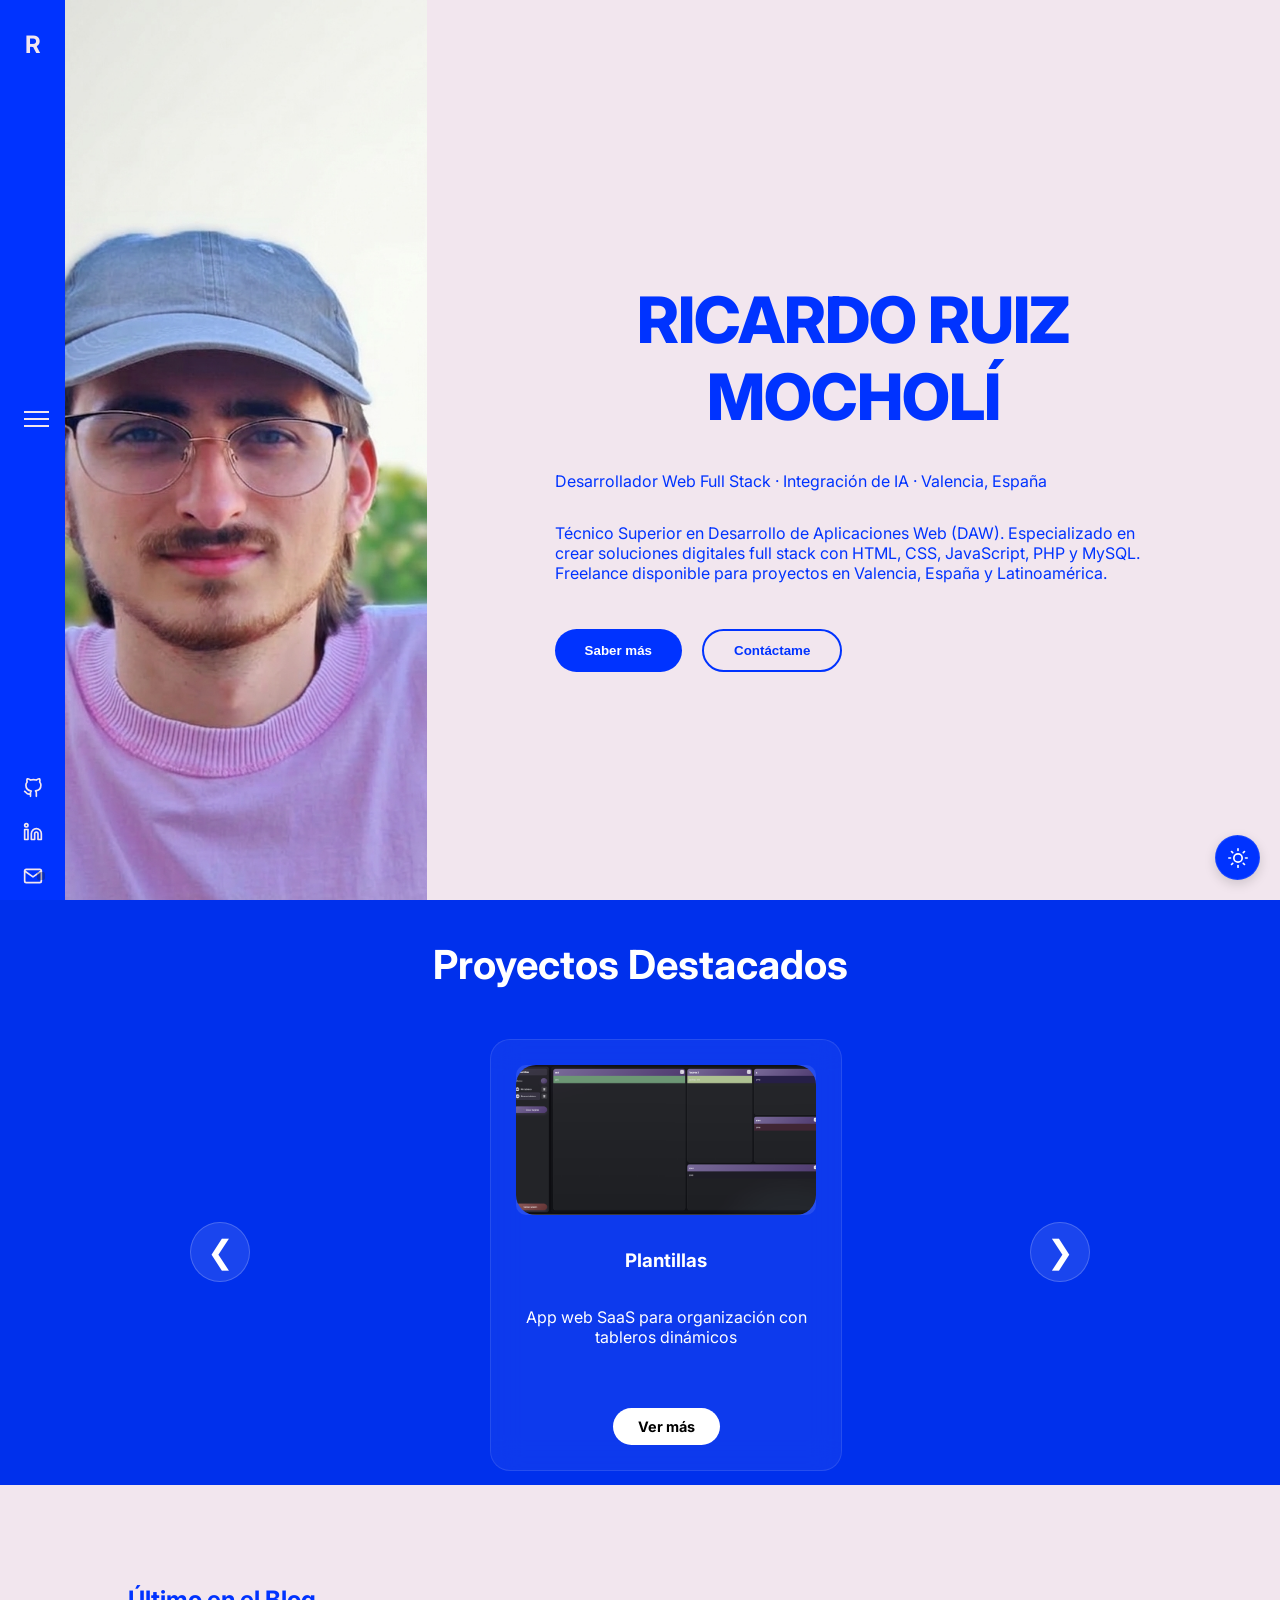
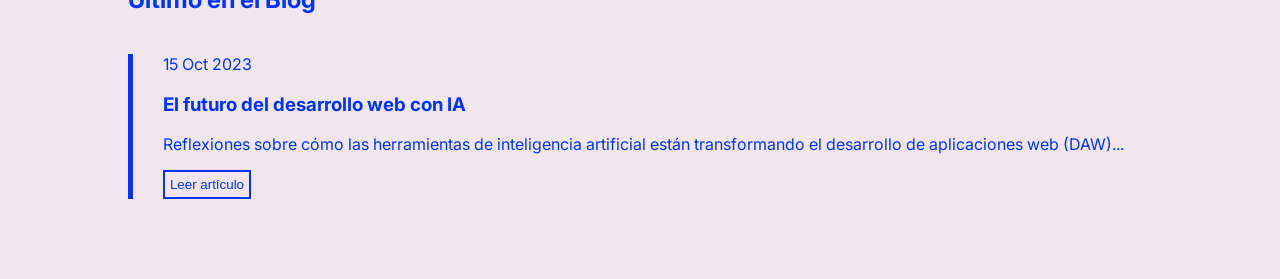
<file: index.html>
<!DOCTYPE html>
<html lang="es">
<head>
    <meta charset="UTF-8">
    <meta name="viewport" content="width=device-width, initial-scale=1.0">

    <!-- SEO Principal -->
    <title>Ricardo Ruiz Mocholí | Desarrollador Web Freelance · Valencia</title>
    <meta name="description" content="Técnico Superior DAW. Desarrollo web full stack e integración de IA con HTML, CSS, JavaScript, PHP y MySQL. Freelance disponible en Valencia, España. ¡Contáctame!">
    <meta name="robots" content="index, follow, max-snippet:-1, max-image-preview:large">
    <meta name="author" content="Ricardo Ruiz Mocholí">
    <link rel="canonical" href="https://ricardorm.es/">

    <!-- Open Graph -->
    <meta property="og:type" content="website">
    <meta property="og:url" content="https://ricardorm.es/">
    <meta property="og:title" content="Ricardo Ruiz Mocholí | Desarrollador Web Freelance · Valencia">
    <meta property="og:description" content="Técnico Superior DAW. Desarrollo web full stack e integración de IA con HTML, CSS, JavaScript, PHP y MySQL. Freelance en Valencia, España.">
    <meta property="og:image" content="https://ricardorm.es/img/og-preview.png">
    <meta property="og:image:width" content="1200">
    <meta property="og:image:height" content="630">
    <meta property="og:image:alt" content="Ricardo Ruiz Mocholí — Portfolio de Desarrollador Web">
    <meta property="og:locale" content="es_ES">
    <meta property="og:site_name" content="Ricardo Ruiz Mocholí — Portfolio">

    <!-- Twitter Card -->
    <meta name="twitter:card" content="summary_large_image">
    <meta name="twitter:title" content="Ricardo Ruiz Mocholí | Desarrollador Web Freelance · Valencia">
    <meta name="twitter:description" content="Técnico Superior DAW. Desarrollo web full stack e integración de IA. Freelance en Valencia, España.">
    <meta name="twitter:image" content="https://ricardorm.es/img/og-preview.png">

    <!-- Schema JSON-LD: Person + WebSite -->
    <script type="application/ld+json">
    {
      "@context": "https://schema.org",
      "@graph": [
        {
          "@type": "Person",
          "@id": "https://ricardorm.es/#persona",
          "name": "Ricardo Ruiz Mocholí",
          "alternateName": ["ricardorm", "Ricardo Ruiz", "Ricardo Mocholi"],
          "url": "https://ricardorm.es",
          "image": {
            "@type": "ImageObject",
            "url": "https://ricardorm.es/img/perfil2.png",
            "width": 400,
            "height": 400
          },
          "jobTitle": "Desarrollador Web Full Stack",
          "description": "Técnico Superior en Desarrollo de Aplicaciones Web especializado en frontend, backend e integración de inteligencia artificial. Freelance en Valencia, España.",
          "address": {
            "@type": "PostalAddress",
            "addressLocality": "Valencia",
            "addressRegion": "Comunidad Valenciana",
            "addressCountry": "ES"
          },
          "sameAs": [
            "https://github.com/ricardoruizmocholi",
            "https://www.linkedin.com/in/ricardo-ruiz-mocholí-0a4974194"
          ],
          "knowsAbout": [
            "Desarrollo Web", "HTML5", "CSS3", "JavaScript", "PHP",
            "MySQL", "MongoDB", "UI/UX Design", "Inteligencia Artificial", "Full Stack"
          ],
          "email": "ricardoruizm99@gmail.com"
        },
        {
          "@type": "WebSite",
          "@id": "https://ricardorm.es/#website",
          "url": "https://ricardorm.es",
          "name": "Ricardo Ruiz Mocholí — Portfolio",
          "description": "Portfolio personal de Ricardo Ruiz Mocholí, desarrollador web freelance en Valencia",
          "inLanguage": "es-ES",
          "author": { "@id": "https://ricardorm.es/#persona" }
        }
      ]
    }
    </script>

    <!-- Performance -->
    <link rel="preconnect" href="https://fonts.googleapis.com">
    <link rel="preconnect" href="https://fonts.gstatic.com" crossorigin>

    <!-- Estilos -->
    <link rel="stylesheet" href="css/style.css">
    <link rel="stylesheet" href="css/inicio.css">
    <link rel="stylesheet" href="css/blog.css">
    <link rel="stylesheet" href="css/portfolio.css">
    <link rel="stylesheet" href="css/sobre-mi.css">
    <link href="https://fonts.googleapis.com/css2?family=Inter:wght@300;400;700&display=swap" rel="stylesheet">
    <link rel="stylesheet" href="css/mobile.css">
</head>
<body>

    <nav id="sidebar" class="sidebar">
        <div class="sidebar-trigger">
            <div class="logo-small"><a href="#" onclick="cargarSeccion('inicio')">R</a></div>   
            <button id="menu-toggle" class="menu-btn">
                <div class="hamburger">
                    <span></span>
                    <span></span>
                    <span></span>
                </div>
                <span class="close-x">&times;</span>
            </button>

            <div class="sidebar-footer">
                <ul class="social-list">
                    <li>
                        <a href="https://github.com/ricardoruizmocholi" target="_blank" aria-label="GitHub">
                            <svg xmlns="http://www.w3.org/2000/svg" width="24" height="24" viewBox="0 0 24 24" fill="none" stroke="currentColor" stroke-width="2" stroke-linecap="round" stroke-linejoin="round"><path d="M9 19c-5 1.5-5-2.5-7-3m14 6v-3.87a3.37 3.37 0 0 0-.94-2.61c3.14-.35 6.44-1.54 6.44-7A5.44 5.44 0 0 0 20 4.77 5.07 5.07 0 0 0 19.91 1S18.73.65 16 2.48a13.38 13.38 0 0 0-7 0C6.27.65 5.09 1 5.09 1A5.07 5.07 0 0 0 5 4.77a5.44 5.44 0 0 0-1.5 3.78c0 5.42 3.3 6.61 6.44 7A3.37 3.37 0 0 0 9 18.13V22"></path></svg>
                        </a>
                    </li>

                    <li>
                        <a href="https://www.linkedin.com/in/ricardo-ruiz-mocholí-0a4974194" target="_blank" aria-label="LinkedIn">
                            <svg xmlns="http://www.w3.org/2000/svg" width="24" height="24" viewBox="0 0 24 24" fill="none" stroke="currentColor" stroke-width="2" stroke-linecap="round" stroke-linejoin="round"><path d="M16 8a6 6 0 0 1 6 6v7h-4v-7a2 2 0 0 0-2-2 2 2 0 0 0-2 2v7h-4v-7a6 6 0 0 1 6-6z"></path><rect x="2" y="9" width="4" height="12"></rect><circle cx="4" cy="4" r="2"></circle></svg>
                        </a>
                    </li>

                    <li>
                        <a href="mailto:ricardoruizm99@gmail.com?subject=Contacto desde Portfolio" target="_blank" aria-label="Email">
                            <svg xmlns="http://www.w3.org/2000/svg" width="24" height="24" viewBox="0 0 24 24" fill="none" stroke="currentColor" stroke-width="2" stroke-linecap="round" stroke-linejoin="round"><path d="M4 4h16c1.1 0 2 .9 2 2v12c0 1.1-.9 2-2 2H4c-1.1 0-2-.9-2-2V6c0-1.1.9-2 2-2z"></path><polyline points="22,6 12,13 2,6"></polyline></svg>
                        </a>
                    </li>
                </ul>
            </div>
        </div>

        <div class="sidebar-content">
            

            <ul class="nav-links">
                <li><a href="#" onclick="cargarSeccion('inicio')">Inicio</a></li>
                <li><a href="#" onclick="cargarSeccion('test')">Sobre mí</a></li>
                <li><a href="#" onclick="cargarSeccion('portafolio')">Portafolio</a></li>
                <li><a href="#" onclick="cargarSeccion('blog')">Blog</a></li>
                <li><button id="open-contact" class="btn-modal">Contáctame</button></li>
            </ul>

           
        </div>
    </nav>

    <main id="main-content">
        <!-- Contenido pre-renderizado para Googlebot (JS lo reemplaza en tiempo real) -->
        <section class="inicio1">
            <div class="imagen">
                <img src="img/perfil2.png" alt="Ricardo Ruiz Mocholí, desarrollador web freelance en Valencia" width="300" height="300">
            </div>
            <div class="sobremi">
                <h1 class="tech-title">Ricardo Ruiz Mocholí</h1>
                <p class="hero-tagline">Desarrollador Web Full Stack · Integración de IA · Valencia, España</p>
                <p>
                    Técnico Superior en Desarrollo de Aplicaciones Web (DAW). Especializado en crear soluciones
                    digitales full stack con HTML, CSS, JavaScript, PHP y MySQL. Freelance disponible para
                    proyectos en Valencia, España y Latinoamérica.
                </p>
                <div class="botones-grupo">
                    <button onclick="cargarSeccion('test')" class="btn-primario">Saber más</button>
                    <button id="open-contact-inicio" class="btn-secundario">Contáctame</button>
                </div>
            </div>
        </section>
    </main>

    <div id="contact-modal" class="modal">
        <div class="modal-content contact-tech">
            <span class="close-modal">&times;</span>
            
            <h2>Contacto</h2>
            
            <form id="contact-form" class="tech-form">
                <div class="form-row">
                    <div class="form-group">
                        <label>Nombre</label>
                        <input type="text" name="nombre" placeholder="Nombre" required>
                    </div>
                    <div class="form-group">
                        <label>Apellido*</label>
                        <input type="text" name="apellido" placeholder="Apellidos" required>
                    </div>
                    <div class="form-group">
                        <label>Propuesta*</label>
                        <select name="sujet" required>
                            <option value="">---</option>
                            <option value="proyecto">Proyecto Nuevo</option>
                            <option value="oferta">Oferta de Trabajo</option>
                            <option value="otro">Otro</option>
                        </select>
                    </div>
                </div>

                <div class="form-row">
                    <div class="form-group">
                        <label>E-mail*</label>
                        <input type="email" name="email" placeholder="Email" required>
                    </div>
                    <div class="form-group">
                        <label>Mensaje*</label>
                        <textarea name="mensaje" rows="5" required></textarea>
                    </div>
                    <div class="form-group-telefono">
                        <label>Telefono</label>
                        <input type="tel" name="telefono" placeholder="Ej: +34 600 000 000" pattern="\+?[\d\s]{9,15}">
                    </div>
                </div>

                <div class="form-row">
                    <div class="form-footer">
                        <p>* campos obligatorios</p>
                        <button type="submit" class="btn-enviar">Enviar</button>
                    </div>
                </div>
            </form>
        </div>
    </div>

    <script src="js/main.js"></script>
</body>
</html>
</file>
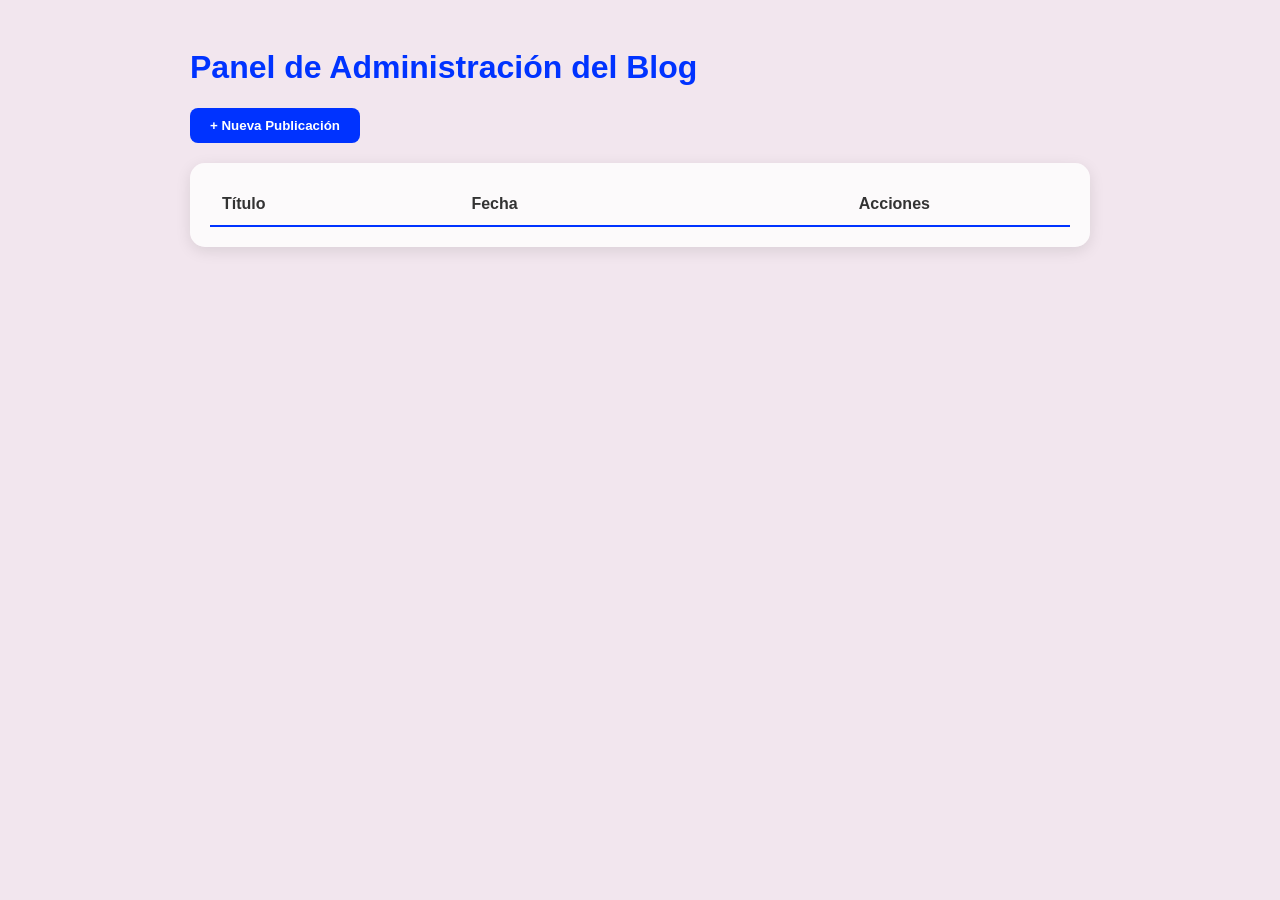
<file: secciones/blog/crud.html>
<!DOCTYPE html>
<html lang="es">
<head>
    <meta charset="UTF-8">
    <meta name="viewport" content="width=device-width, initial-scale=1.0">
    <title>Administración del Blog</title>
    <style>
        :root {
            --azul-gradiente: #0033FF;
            --texto-dinamico: #333;
            --bg-dinamico: #F2E6EE;
        }
        body {
            font-family: 'Inter', sans-serif;
            background-color: var(--bg-dinamico);
            color: var(--texto-dinamico);
            padding: 20px;
        }
        .btn-primario {
            background: var(--azul-gradiente);
            color: white;
            border: none;
            border-radius: 8px;
            cursor: pointer;
            font-weight: bold;
        }
        .btn-secundario {
            background: #ccc;
            color: #333;
            border: none;
            border-radius: 8px;
            cursor: pointer;
        }
        .card-glass {
            background: rgba(255, 255, 255, 0.8);
            border-radius: 15px;
            box-shadow: 0 4px 15px rgba(0,0,0,0.1);
        }
    </style>
</head>
<body>
    
    <div class="blog-container" style="max-width: 900px; margin: 0 auto;">
        <h1 style="color: var(--azul-gradiente);">Panel de Administración del Blog</h1>
        
        <div style="margin-bottom: 20px;">
            <button class="btn-primario" onclick="abrirModalCrear()" style="padding: 10px 20px;">+ Nueva Publicación</button>
        </div>
    
        <div class="card-glass" style="padding: 20px; overflow-x: auto;">
            <table style="width: 100%; border-collapse: collapse; text-align: left;">
                <thead>
                    <tr style="border-bottom: 2px solid var(--azul-gradiente);">
                        <th style="padding: 12px;">Título</th>
                        <th style="padding: 12px;">Fecha</th>
                        <th style="padding: 12px; text-align: center;">Acciones</th>
                    </tr>
                </thead>
                <tbody id="tabla-posts">
                    </tbody>
            </table>
        </div>
    </div>

    <div id="modal-crud" style="display: none; position: fixed; top:0; left:0; width:100%; height:100%; background: rgba(0,0,0,0.8); z-index: 2000; justify-content: center; align-items: center;">
        <div style="background: white; padding: 30px; border-radius: 15px; width: 90%; max-width: 600px; max-height: 90vh; overflow-y: auto;">
            <h2 id="modal-titulo" style="color: var(--azul-gradiente); margin-top: 0;">Nueva Publicación</h2>
            
            <form id="form-blog">
                <input type="hidden" id="post-id">
                
                <label style="display:block; margin-bottom: 5px; font-weight: bold;">Título</label>
                <input type="text" id="titulo" required style="width:95%; padding:10px; margin-bottom:15px; border-radius:8px; border:1px solid #ccc;">
        
                <label style="display:block; margin-bottom: 5px; font-weight: bold;">Extracto (Resumen corto)</label>
                <input type="text" id="extracto" required style="width:95%; padding:10px; margin-bottom:15px; border-radius:8px; border:1px solid #ccc;">
        
                <label style="display:block; margin-bottom: 5px; font-weight: bold;">Contenido de la noticia</label>
                <textarea id="contenido" rows="6" required style="width:95%; padding:10px; margin-bottom:15px; border-radius:8px; border:1px solid #ccc; font-family: inherit;"></textarea>
        
                <label style="display:block; margin-bottom: 5px; font-weight: bold;">Video (MP4 en carpeta /videos)</label>
                <input type="file" id="video_file" accept="video/mp4" style="width:100%; margin-bottom:20px;">
                
                <div style="display: flex; gap: 10px; justify-content: flex-end;">
                    <button type="button" onclick="cerrarModal()" class="btn-secundario" style="padding: 10px 20px;">Cancelar</button>
                    <button type="submit" class="btn-primario" style="padding: 10px 20px;">Guardar Publicación</button>
                </div>
            </form>
        </div>
    </div>

    <script>
        // 1. Cargar las publicaciones nada más abrir la página
        document.addEventListener('DOMContentLoaded', cargarPostsCRUD);

        async function cargarPostsCRUD() {
            try {
                // Como crud.php está en la misma carpeta, la ruta es directa
                const res = await fetch('crud.php?accion=listar');
                const posts = await res.json();
                
                const tabla = document.getElementById('tabla-posts');
                tabla.innerHTML = posts.map(p => `
                    <tr style="border-bottom: 1px solid #eee;">
                        <td style="padding: 12px; font-weight: bold;">${p.titulo}</td>
                        <td style="padding: 12px;">${p.fecha}</td>
                        <td style="padding: 12px; text-align: center;">
                            <button onclick="editarPost(${p.id})" style="background:none; border:none; cursor:pointer; font-size:1.2rem;" title="Editar">📝</button>
                            <button onclick="borrarPost(${p.id})" style="background:none; border:none; cursor:pointer; font-size:1.2rem;" title="Borrar">🗑️</button>
                        </td>
                    </tr>
                `).join('');
            } catch (error) {
                console.error("Error al cargar la tabla:", error);
            }
        }

        // 2. Funciones del Modal
        function abrirModalCrear() {
            document.getElementById('form-blog').reset();
            document.getElementById('post-id').value = '';
            document.getElementById('modal-titulo').innerText = 'Nueva Publicación';
            document.getElementById('modal-crud').style.display = 'flex';
        }

        function cerrarModal() {
            document.getElementById('modal-crud').style.display = 'none';
        }

        // 3. Editar Post
        async function editarPost(id) {
            try {
                const res = await fetch(`crud.php?accion=obtener&id=${id}`);
                const p = await res.json();
                
                document.getElementById('post-id').value = p.id;
                document.getElementById('titulo').value = p.titulo;
                document.getElementById('extracto').value = p.extracto;
                document.getElementById('contenido').value = p.contenido;
                // Nota: Los inputs de tipo "file" no se pueden rellenar por seguridad del navegador
                
                document.getElementById('modal-titulo').innerText = 'Editar Publicación';
                document.getElementById('modal-crud').style.display = 'flex';
            } catch (error) {
                console.error("Error al obtener datos:", error);
            }
        }

        // 4. Borrar Post
        async function borrarPost(id) {
            if(confirm('¿Deseas eliminar permanentemente esta publicación?')) {
                await fetch(`crud.php?accion=borrar&id=${id}`);
                cargarPostsCRUD(); // Recargar la tabla
            }
        }

        // 5. Enviar el Formulario (Crear / Actualizar)
        document.getElementById('form-blog').addEventListener('submit', async (e) => {
            e.preventDefault(); // Evita que la página se recargue
            
            const formData = new FormData();
            formData.append('id', document.getElementById('post-id').value);
            formData.append('titulo', document.getElementById('titulo').value);
            formData.append('extracto', document.getElementById('extracto').value);
            formData.append('contenido', document.getElementById('contenido').value);
            
            const videoFile = document.getElementById('video_file').files[0];
            if (videoFile) {
                formData.append('video_file', videoFile);
            }

            try {
                await fetch('crud.php?accion=guardar', {
                    method: 'POST',
                    body: formData
                });
                
                cerrarModal();
                cargarPostsCRUD(); // Recargar la tabla para ver los cambios
            } catch (error) {
                console.error("Error al guardar:", error);
                alert("Hubo un error al guardar la publicación.");
            }
        });
    </script>
</body>
</html>
</file>
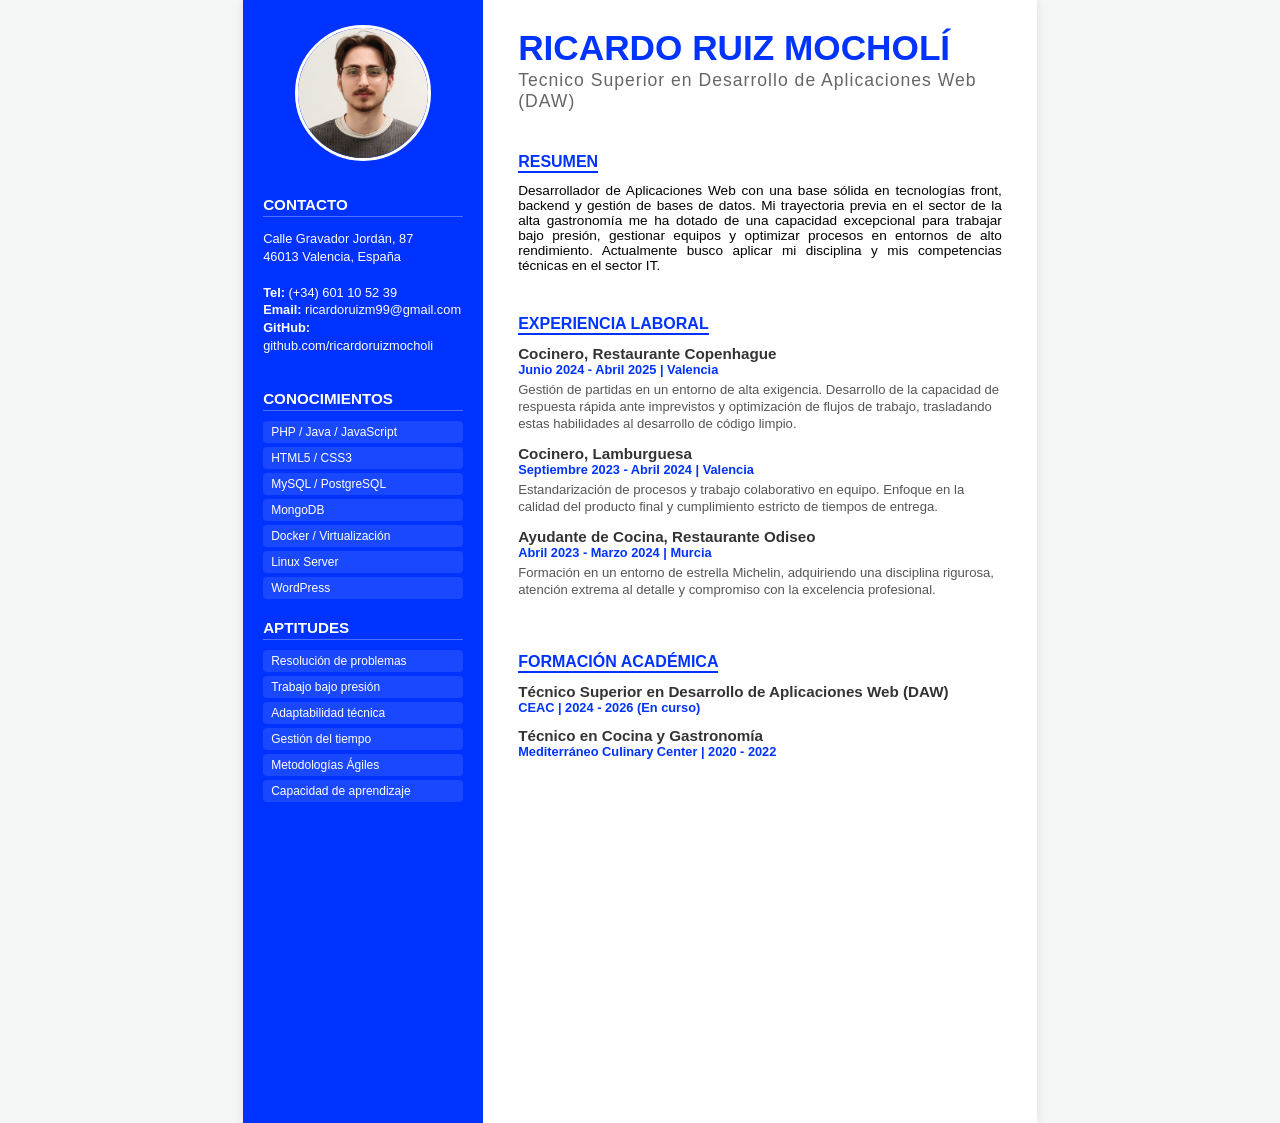
<file: secciones/sobre_mi/cv.html>
<!DOCTYPE html>
<html lang="es">
<head>
    <meta charset="UTF-8">
    <meta name="viewport" content="width=device-width, initial-scale=1.0">
    <title>CV - Ricardo Ruiz Mocholí</title>
    <style>
        :root {
            --azul-principal: #0033FF;
            --blanco: #FFFFFF;
            --gris-claro: #f4f7f6;
            --texto-oscuro: #333;
        }

        /* Configuración para simular A4 en pantalla */
        body {
            font-family: 'Segoe UI', Tahoma, Geneva, Verdana, sans-serif;
            background-color: var(--gris-claro);
            margin: 0;
            padding: 0;
            display: flex;
            justify-content: center;
            align-items: flex-start;
        }

        main {
            width: 210mm;
            height: 297mm;
            background: var(--blanco);
            display: grid;
            grid-template-columns: 240px 1fr; /* Columna lateral ligeramente más estrecha */
            box-shadow: 0 0 10px rgba(0,0,0,0.1);
            overflow: hidden; /* Evita que el contenido salga del A4 */
            box-sizing: border-box;
        }

        /* Sección Lateral */
        .lateral {
            background-color: var(--azul-principal);
            color: var(--blanco);
            padding: 25px 20px;
            display: flex;
            flex-direction: column;
        }

        .imagen {
            width: 130px;
            height: 130px;
            background: #ddd;
            border-radius: 50%;
            margin: 0 auto 15px;
            overflow: hidden;
            border: 3px solid var(--blanco);
            flex-shrink: 0;
        }

        .imagen img {
            width: 100%;
            height: 100%;
            object-fit: cover;
        }

        .lateral h3, .lateral h4 {
            border-bottom: 1px solid rgba(255,255,255,0.3);
            padding-bottom: 3px;
            text-transform: uppercase;
            font-size: 0.95rem;
            margin-top: 20px;
            margin-bottom: 10px;
        }

        .info_contacto p {
            font-size: 0.8rem;
            line-height: 1.4;
            margin-bottom: 15px;
        }

        .habilidades ul {
            list-style: none;
            padding: 0;
            margin: 0;
        }

        .habilidades li {
            background: rgba(255,255,255,0.1);
            margin-bottom: 4px;
            padding: 4px 8px;
            border-radius: 4px;
            font-size: 0.75rem;
        }

        /* Sección Principal */
        .principal {
            padding: 30px 35px;
            display: flex;
            flex-direction: column;
        }

        .principal h1 {
            color: var(--azul-principal);
            margin: 0;
            font-size: 2.2rem;
            text-transform: uppercase;
            line-height: 1;
        }

        .principal h4.puesto {
            color: #666;
            margin: 5px 0 0 0;
            font-weight: 400;
            letter-spacing: 1px;
            font-size: 1.1rem;
        }

        article {
            margin-top: 20px;
        }

        article h4.titulo-seccion {
            color: var(--azul-principal);
            border-bottom: 2px solid var(--azul-principal);
            display: inline-block;
            margin-bottom: 10px;
            font-size: 1rem;
            text-transform: uppercase;
        }

        .resumen p {
            font-size: 0.85rem;
            margin: 0;
            text-align: justify;
        }

        .empresa, .formacion {
            margin-bottom: 12px;
        }

        .empresa h4, .formacion h4 {
            margin: 0;
            color: #333;
            font-size: 0.95rem;
            font-weight: 700;
        }

        .empresa h5, .formacion h5 {
            margin: 0;
            color: var(--azul-principal);
            font-weight: 600;
            font-size: 0.8rem;
        }

        .empresa p {
            font-size: 0.82rem;
            color: #555;
            margin-top: 4px;
            line-height: 1.3;
        }

        /* Ajustes de Impresión */
        @media print {
            body { background: none; }
            main { box-shadow: none; }
            .lateral { -webkit-print-color-adjust: exact; }
        }
    </style>
</head>
<body>
    <main>
        <section class="lateral">
            <div class="imagen">
                <img src="/img/cv.jpg" alt="Ricardo Ruiz">
            </div>
            <div class="info_contacto">
                <h3>Contacto</h3>
                <p>
                    Calle Gravador Jordán, 87<br>
                    46013 Valencia, España<br><br>
                    <strong>Tel:</strong> (+34) 601 10 52 39<br>
                    <strong>Email:</strong> ricardoruizm99@gmail.com<br>
                    <strong>GitHub:</strong> github.com/ricardoruizmocholi
                </p>
            </div>
            <div class="habilidades">
                <h4>Conocimientos</h4>
                <ul>
                    <li>PHP / Java / JavaScript</li>
                    <li>HTML5 / CSS3</li>
                    <li>MySQL / PostgreSQL</li>
                    <li>MongoDB</li>
                    <li>Docker / Virtualización</li>
                    <li>Linux Server</li>
                    <li>WordPress</li>
                </ul>
                <h4>Aptitudes</h4>
                <ul>
                    <li>Resolución de problemas</li>
                    <li>Trabajo bajo presión</li>
                    <li>Adaptabilidad técnica</li>
                    <li>Gestión del tiempo</li>
                    <li>Metodologías Ágiles</li>
                    <li>Capacidad de aprendizaje</li>
                </ul>
            </div>
        </section>

        <section class="principal">
            <h1>Ricardo Ruiz Mocholí</h1>
            <h4 class="puesto">Tecnico Superior en Desarrollo de Aplicaciones Web (DAW)</h4>

            <article class="resumen">
                <h4 class="titulo-seccion">Resumen</h4>
                <p>
                    Desarrollador de Aplicaciones Web con una base sólida en tecnologías front, backend y gestión de bases de datos. 
                    Mi trayectoria previa en el sector de la alta gastronomía me ha dotado de una capacidad excepcional para trabajar bajo presión, 
                    gestionar equipos y optimizar procesos en entornos de alto rendimiento. Actualmente busco aplicar mi disciplina y mis 
                    competencias técnicas en el sector IT.
                </p>
            </article>

            <article class="laboral">
                <h4 class="titulo-seccion">Experiencia laboral</h4>
                
                <div class="empresa">
                    <h4>Cocinero, Restaurante Copenhague</h4>
                    <h5>Junio 2024 - Abril 2025 | Valencia</h5>
                    <p>
                        Gestión de partidas en un entorno de alta exigencia. Desarrollo de la capacidad de respuesta rápida ante imprevistos y optimización de flujos de trabajo, trasladando estas habilidades al desarrollo de código limpio.
                    </p>
                </div>

                <div class="empresa">
                    <h4>Cocinero, Lamburguesa</h4>
                    <h5>Septiembre 2023 - Abril 2024 | Valencia</h5>
                    <p>
                        Estandarización de procesos y trabajo colaborativo en equipo. Enfoque en la calidad del producto final y cumplimiento estricto de tiempos de entrega.
                    </p>
                </div>

                <div class="empresa">
                    <h4>Ayudante de Cocina, Restaurante Odiseo</h4>
                    <h5>Abril 2023 - Marzo 2024 | Murcia</h5>
                    <p>
                        Formación en un entorno de estrella Michelin, adquiriendo una disciplina rigurosa, atención extrema al detalle y compromiso con la excelencia profesional.
                    </p>
                </div>
            </article>

            <article class="estudios">
                <h4 class="titulo-seccion">Formación Académica</h4>
                <div class="formacion">
                    <h4>Técnico Superior en Desarrollo de Aplicaciones Web (DAW)</h4>
                    <h5>CEAC | 2024 - 2026 (En curso)</h5>
                </div>
                <div class="formacion">
                    <h4>Técnico en Cocina y Gastronomía</h4>
                    <h5>Mediterráneo Culinary Center | 2020 - 2022</h5>
                </div>
            </article>
        </section>
    </main>
</body>
</html>
</file>
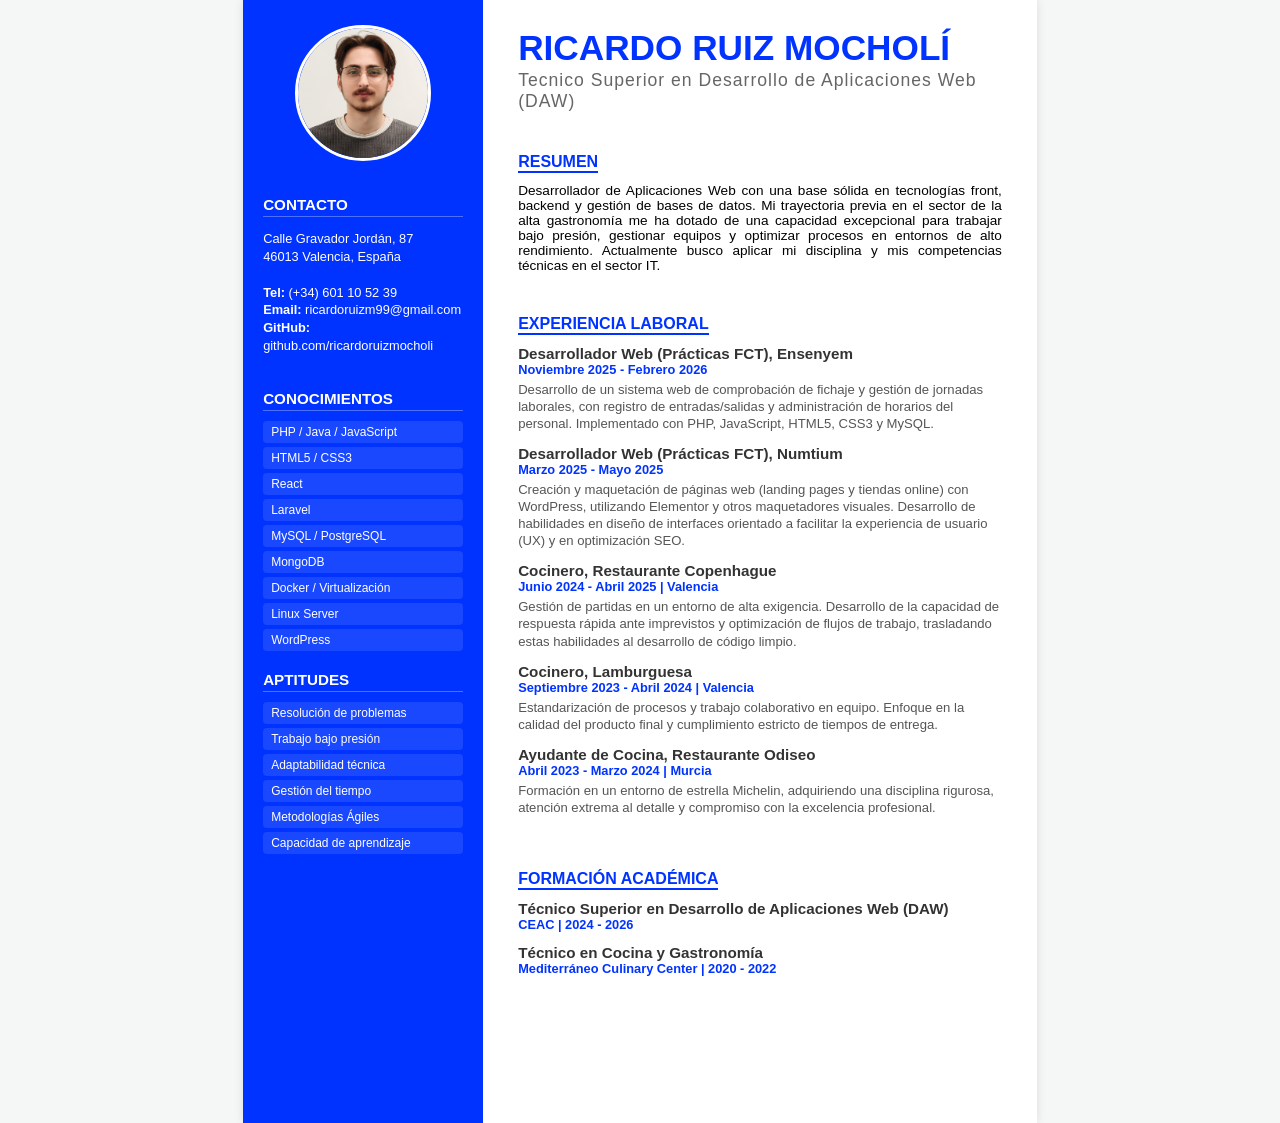
<file: secciones/test/cv.html>
<!DOCTYPE html>
<html lang="es">
<head>
    <meta charset="UTF-8">
    <meta name="viewport" content="width=device-width, initial-scale=1.0">
    <title>CV - Ricardo Ruiz Mocholí</title>
    <style>
        :root {
            --azul-principal: #0033FF;
            --blanco: #FFFFFF;
            --gris-claro: #f4f7f6;
            --texto-oscuro: #333;
        }

        /* Configuración para simular A4 en pantalla */
        body {
            font-family: 'Segoe UI', Tahoma, Geneva, Verdana, sans-serif;
            background-color: var(--gris-claro);
            margin: 0;
            padding: 0;
            display: flex;
            justify-content: center;
            align-items: flex-start;
        }

        main {
            width: 210mm;
            height: 297mm;
            background: var(--blanco);
            display: grid;
            grid-template-columns: 240px 1fr; /* Columna lateral ligeramente más estrecha */
            box-shadow: 0 0 10px rgba(0,0,0,0.1);
            overflow: hidden; /* Evita que el contenido salga del A4 */
            box-sizing: border-box;
        }

        /* Sección Lateral */
        .lateral {
            background-color: var(--azul-principal);
            color: var(--blanco);
            padding: 25px 20px;
            display: flex;
            flex-direction: column;
        }

        .imagen {
            width: 130px;
            height: 130px;
            background: #ddd;
            border-radius: 50%;
            margin: 0 auto 15px;
            overflow: hidden;
            border: 3px solid var(--blanco);
            flex-shrink: 0;
        }

        .imagen img {
            width: 100%;
            height: 100%;
            object-fit: cover;
        }

        .lateral h3, .lateral h4 {
            border-bottom: 1px solid rgba(255,255,255,0.3);
            padding-bottom: 3px;
            text-transform: uppercase;
            font-size: 0.95rem;
            margin-top: 20px;
            margin-bottom: 10px;
        }

        .info_contacto p {
            font-size: 0.8rem;
            line-height: 1.4;
            margin-bottom: 15px;
        }

        .habilidades ul {
            list-style: none;
            padding: 0;
            margin: 0;
        }

        .habilidades li {
            background: rgba(255,255,255,0.1);
            margin-bottom: 4px;
            padding: 4px 8px;
            border-radius: 4px;
            font-size: 0.75rem;
        }

        /* Sección Principal */
        .principal {
            padding: 30px 35px;
            display: flex;
            flex-direction: column;
        }

        .principal h1 {
            color: var(--azul-principal);
            margin: 0;
            font-size: 2.2rem;
            text-transform: uppercase;
            line-height: 1;
        }

        .principal h4.puesto {
            color: #666;
            margin: 5px 0 0 0;
            font-weight: 400;
            letter-spacing: 1px;
            font-size: 1.1rem;
        }

        article {
            margin-top: 20px;
        }

        article h4.titulo-seccion {
            color: var(--azul-principal);
            border-bottom: 2px solid var(--azul-principal);
            display: inline-block;
            margin-bottom: 10px;
            font-size: 1rem;
            text-transform: uppercase;
        }

        .resumen p {
            font-size: 0.85rem;
            margin: 0;
            text-align: justify;
        }

        .empresa, .formacion {
            margin-bottom: 12px;
        }

        .empresa h4, .formacion h4 {
            margin: 0;
            color: #333;
            font-size: 0.95rem;
            font-weight: 700;
        }

        .empresa h5, .formacion h5 {
            margin: 0;
            color: var(--azul-principal);
            font-weight: 600;
            font-size: 0.8rem;
        }

        .empresa p {
            font-size: 0.82rem;
            color: #555;
            margin-top: 4px;
            line-height: 1.3;
        }

        /* Ajustes de Impresión */
        @media print {
            body { background: none; }
            main { box-shadow: none; }
            .lateral { -webkit-print-color-adjust: exact; }
        }
    </style>
</head>
<body>
    <main>
        <section class="lateral">
            <div class="imagen">
                <img src="/img/cv.jpg" alt="Ricardo Ruiz">
            </div>
            <div class="info_contacto">
                <h3>Contacto</h3>
                <p>
                    Calle Gravador Jordán, 87<br>
                    46013 Valencia, España<br><br>
                    <strong>Tel:</strong> (+34) 601 10 52 39<br>
                    <strong>Email:</strong> ricardoruizm99@gmail.com<br>
                    <strong>GitHub:</strong> github.com/ricardoruizmocholi
                </p>
            </div>
            <div class="habilidades">
                <h4>Conocimientos</h4>
                <ul>
                    <li>PHP / Java / JavaScript</li>
                    <li>HTML5 / CSS3</li>
                    <li>React</li>
                    <li>Laravel</li>
                    <li>MySQL / PostgreSQL</li>
                    <li>MongoDB</li>
                    <li>Docker / Virtualización</li>
                    <li>Linux Server</li>
                    <li>WordPress</li>
                </ul>
                <h4>Aptitudes</h4>
                <ul>
                    <li>Resolución de problemas</li>
                    <li>Trabajo bajo presión</li>
                    <li>Adaptabilidad técnica</li>
                    <li>Gestión del tiempo</li>
                    <li>Metodologías Ágiles</li>
                    <li>Capacidad de aprendizaje</li>
                </ul>
            </div>
        </section>

        <section class="principal">
            <h1>Ricardo Ruiz Mocholí</h1>
            <h4 class="puesto">Tecnico Superior en Desarrollo de Aplicaciones Web (DAW)</h4>

            <article class="resumen">
                <h4 class="titulo-seccion">Resumen</h4>
                <p>
                    Desarrollador de Aplicaciones Web con una base sólida en tecnologías front, backend y gestión de bases de datos. 
                    Mi trayectoria previa en el sector de la alta gastronomía me ha dotado de una capacidad excepcional para trabajar bajo presión, 
                    gestionar equipos y optimizar procesos en entornos de alto rendimiento. Actualmente busco aplicar mi disciplina y mis 
                    competencias técnicas en el sector IT.
                </p>
            </article>

            <article class="laboral">
                <h4 class="titulo-seccion">Experiencia laboral</h4>

                <div class="empresa">
                    <h4>Desarrollador Web (Prácticas FCT), Ensenyem</h4>
                    <h5>Noviembre 2025 - Febrero 2026</h5>
                    <p>
                        Desarrollo de un sistema web de comprobación de fichaje y gestión de jornadas laborales, con registro de entradas/salidas y administración de horarios del personal. Implementado con PHP, JavaScript, HTML5, CSS3 y MySQL.
                    </p>
                </div>
                

                <div class="empresa">
                    <h4>Desarrollador Web (Prácticas FCT), Numtium</h4>
                    <h5>Marzo 2025 - Mayo 2025</h5>
                    <p>
                        Creación y maquetación de páginas web (landing pages y tiendas online) con WordPress, utilizando Elementor y otros maquetadores visuales. Desarrollo de habilidades en diseño de interfaces orientado a facilitar la experiencia de usuario (UX) y en optimización SEO.
                    </p>
                </div>

                <div class="empresa">
                    <h4>Cocinero, Restaurante Copenhague</h4>
                    <h5>Junio 2024 - Abril 2025 | Valencia</h5>
                    <p>
                        Gestión de partidas en un entorno de alta exigencia. Desarrollo de la capacidad de respuesta rápida ante imprevistos y optimización de flujos de trabajo, trasladando estas habilidades al desarrollo de código limpio.
                    </p>
                </div>

                <div class="empresa">
                    <h4>Cocinero, Lamburguesa</h4>
                    <h5>Septiembre 2023 - Abril 2024 | Valencia</h5>
                    <p>
                        Estandarización de procesos y trabajo colaborativo en equipo. Enfoque en la calidad del producto final y cumplimiento estricto de tiempos de entrega.
                    </p>
                </div>

                <div class="empresa">
                    <h4>Ayudante de Cocina, Restaurante Odiseo</h4>
                    <h5>Abril 2023 - Marzo 2024 | Murcia</h5>
                    <p>
                        Formación en un entorno de estrella Michelin, adquiriendo una disciplina rigurosa, atención extrema al detalle y compromiso con la excelencia profesional.
                    </p>
                </div>
            </article>

            <article class="estudios">
                <h4 class="titulo-seccion">Formación Académica</h4>
                <div class="formacion">
                    <h4>Técnico Superior en Desarrollo de Aplicaciones Web (DAW)</h4>
                    <h5>CEAC | 2024 - 2026 </h5>
                </div>
                <div class="formacion">
                    <h4>Técnico en Cocina y Gastronomía</h4>
                    <h5>Mediterráneo Culinary Center | 2020 - 2022</h5>
                </div>
            </article>
        </section>
    </main>
</body>
</html>
</file>
<file: css/style.css>
:root {
    /* COLORES QUE NO CAMBIAN (Identidad) */
    --azul-gradiente: #0033FF;
    --azul-oscuro: #0600AB;
    --blaco-gradiente: #F2E6EE; /* Tu rosa/blanco de fondo actual */
    
    /* COLORES QUE SÍ CAMBIAN */
    --bg-dinamico: #F2E6EE;      /* Fondo de las secciones */
    --texto-dinamico: #0033FF;  /* Texto que ahora es azul oscuro/negro */
    --sidebar-bg: #0033FF;      /* Fondo del sidebar */
    --texto-sidebar: #F2E6EE;
    --fondo-modulo: #0033FF;
    --fondo-invertido: #1f1e1e;
    --fondo-invertido2: #1f1e1e;
    --fondo-barra: #0033FF;


    /* Estructura constante */
    --sidebar-width: 65px;
    --expanded-width: 33.33vw;
    --transition: all 0.5s cubic-bezier(0.77, 0, 0.175, 1);
}

body.dark-mode {
    --bg-dinamico: #1f1e1e;      /* El fondo rosa/blanco pasa a ser negro */
    --texto-dinamico: #FFFFFF;   /* El texto oscuro pasa a ser blanco */
    --sidebar-bg: #121212;       /* Sidebar oscuro */
    --texto-sidebar: #121212;
    --fondo-modulo:rgba(255,255,255,0.1);
    --fondo-invertido: #F2E6EE;
    --fondo-barra: rgb(37, 37, 37);
    --fondo-invertido2: #0033FF;
}

body {
    margin: 0;
    font-family: 'Inter', sans-serif;
    background-color: var(--bg-dinamico);
    color: var(--texto-dinamico);
    transition: background-color 0.4s ease, color 0.4s ease;
    display: flex;
    overflow-x: hidden;
}

/* --- SIDEBAR --- */
.sidebar {
    position: fixed;
    top: 0;
    left: 0;
    height: 100vh;
    width: var(--sidebar-width);
    background-color: var(--sidebar-bg);
    color: var(--blaco-gradiente)!important;
    display: flex;
    z-index: 1000;
    transition: var(--transition);
    overflow: hidden;
}

.sidebar.active {
    width: var(--expanded-width);
    box-shadow: 10px 0 30px rgba(0,0,0,0.05);
}

/* Franja de activación */
.sidebar-trigger {
    min-width: var(--sidebar-width);
    background-color: var(--fondo-barra); /* Tu azul oscuro */
    display: flex;
    flex-direction: column;
    align-items: center;
    justify-content: space-between; /* Distribuye arriba, centro y abajo */
    padding: 30px 0;
    height: 100vh;
}

.social-list {
    list-style: none;
    padding: 40px;
    margin: 0;
    display: flex;
    flex-direction: column;
    gap: 20px;
}

.social-list li a {
    color: var(--blanco); /* Tu blanco gradiente */
    transition: transform 0.3s, color 0.3s;
    display: block;
}

.social-list li a:hover {
     /* Un azul cyan para el hover tecnológico */
    transform: scale(1.2);
    
   


}

.social-list svg {
    width: 20px; /* Tamaño ajustado a la franja de 65px */
    height: 20px;
}

.logo-small {
    margin-bottom: 40px;
}

.logo-small a {
    text-decoration: none !important; /* Quita el subrayado */
    font-weight: bold;
    font-size: 1.5rem;
    color: var(--blanco); /* Usa tu variable blanca */
    display: inline-block;
    transition: 0.3s;
}

.logo-small a:hover {
    
    transform: scale(1.1);
}

.menu-btn {
    background: none;
    border: none;
    cursor: pointer;
    position: relative;
    width: 30px;
    height: 30px;
}

.hamburger span {
    display: block;
    width: 25px;
    height: 2px;
    background: #F2E6EE;
    
    margin: 5px auto;
    transition: 0.3s;
}

.close-x {
    display: none;
    font-size: 2.5rem;
    color: #F2E6EE;
    line-height: 30px;
}

.sidebar.active .hamburger { display: none; }
.sidebar.active .close-x { display: block; }

/* Contenido desplegable */
.sidebar-content {
    padding: 60px 40px;
    width: 100%;
    opacity: 0;
    transition: opacity 0.3s;
    color: var(--blaco-gradiente) !important;
    background-color: var(--fondo-barra);
}

.sidebar.active .sidebar-content {
    opacity: 1;
}



.nav-links {
    list-style: none;
    padding: 0;
    margin: 200px 0;
    margin-left: 25%;
    margin-right: -25%;
    gap: 5px;
}

.nav-links button{
    padding: 10px;
    width: 45%;
    height: 25%;
    margin-left: -4%;
    border-radius: 20px 10px;
    background-color: transparent;
    border: 2px solid var(--blaco-gradiente);
    color: var(--blaco-gradiente);
    font-size: 20px;
    transition: 0.3s;

}
.nav-links button:hover{

    margin-top: 5px;
    background-color: var(--blaco-gradiente) ;
    color: var(--azul-gradiente);

}


.nav-links li { margin-bottom: 20px; }

.nav-links a {
    text-decoration: none;
    color: var(--blaco-gradiente);
    font-size: 1.2rem;
    font-weight: 500;
    transition: 0.3s;
}

.nav-links a:hover { color: var(--blanco); padding-left: 10px; }

/* --- MAIN CONTENT --- */
#main-content {
    
    width: 100%;
   
    min-height: 100vh;
    transition: var(--transition);
}

/* Clase que aplicaremos al main cuando el sidebar esté abierto */
#main-content.blur-effect {
    filter: blur(3px);
    transition: filter 0.3s ease;
    pointer-events: none; /* Evita que el usuario haga clic en el contenido mientras está borroso */
}

.btn-text{
    background-color: var(--blanco-gradiante);
    color: var(--azul-gradiente);
    border-radius: 0px;
    border: 2px solid var(--azul-gradiente) ;
    padding: 0.5%;
    transition: 0.3s ease;

}

.btn-text:hover{
    background-color: var(--azul-gradiente);
    color: var(--blaco-gradiente);
    margin-top: 0.3%;
}

/* --- MODAL --- */
.modal {
    display: none;
    position: fixed;
    z-index: 2000;
    left: 0; top: 0;
    width: 100%; height: 100%;
    background: rgba(252, 189, 236, 0.4);
    backdrop-filter: blur(2px);
    /* Compatibilidad para navegadores antiguos (Safari) */
    -webkit-backdrop-filter: blur(3px);
    align-items: center;
    justify-content: center;
}

.modal-content {
    background: var(--blanco);
    padding: 40px;
    border-radius: 15px;
    width: 90%;
    max-width: 500px;
}

/* --- MODAL CONTACTO TECH --- */
.modal-content.contact-tech {
    background: var(--fondo-barra); /* Fondo azul intenso de la referencia */
    backdrop-filter: blur(10px);
    color: white;
    padding: 50px;
    border-radius: 0; /* Diseño cuadrado más moderno según referencia */
    max-width: 900px;
    position: relative;
    border: none;
    border-radius: 10px;
}

.contact-tech h2 {
    font-size: 3rem;
    margin-bottom: 40px;
    font-weight: 800;
}

.tech-form {
    display: flex;
    flex-direction: column;
    gap: 25px;
}

.form-row {
    display: grid;
    grid-template-columns: 1fr 1fr 1fr; /* Tres columnas como en la imagen */
    gap: 20px;
}

/* Ajuste para el textarea y campos largos */
.form-row:nth-child(2) {
    grid-template-columns: 1fr 2fr;
}

.form-group {
    display: flex;
    flex-direction: column;
    gap: 8px;
}
.form-group-telefono {
    margin-top: -31%;
    display: flex;
    flex-direction: column;
    gap: 8px;
}

.form-group label {
    font-size: 0.8rem;
    font-weight: bold;
}

.tech-form input, 
.tech-form select, 
.tech-form textarea {
    
    border: none;
    padding: 12px;
    font-family: inherit;
    font-size: 1rem;
    border-radius: 4px;
}

.tech-form textarea {
    resize: none;
}

/* Botón estilo píldora blanca */
.btn-enviar {
   
    color: var(--azul-gradiente);
    border: none;
    padding: 15px 40px;
    border-radius: 50px;
    font-weight: 800;
    cursor: pointer;
    transition: transform 0.2s, background 0.3s;
    text-transform: uppercase;
}

.btn-enviar:hover {
    transform: scale(1.05);
    background: var(--blaco-gradiente);
}

.form-footer {
    display: flex;
    flex-direction: column;
    justify-content: flex-end;
    gap: 10px;
}

.form-footer p {
    font-size: 0.7rem;
    margin: 0;
}

/* Botón cerrar blanco */
.close-modal {
    color: var(--blanco-gradiante);
    font-size: 2.5rem;
    position: absolute;
    top: 20px;
    right: 25px;
    cursor: pointer;
}

.dark-mode-toggle{

    position: 'fixed';
        bottom: '20px';
        right:  '80px';
        zIndex: '1000';
        padding: '10px';
        borderRadius: '50%';
        cursor: 'pointer';
        border: '1px solid rgba(255,255,255,0.1)';
        background: 'rgba(255,255,255,0.1)';
        color: 'white';
        transition: 0.3s ease;

}
.dark-mode-toggle:hover{

    background-color: var(--fondo-invertido) !important;
    transform: scale(1.05);
}


/* --- ESTILOS DEL EASTER EGG (PONG) --- */
#pong-canvas {
    position: absolute;
    top: 0;
    left: 0;
    width: 100%;
    height: 100%;
    z-index: -1; /* Se pone por detrás de tus menús para no molestar */
    opacity: 0;
    transition: opacity 0.5s ease;
    pointer-events: none; /* Por defecto no interfiere */
}

#pong-canvas.activo {
    opacity: 1;
    z-index: 50; /* Se pone por delante para poder jugar */
    pointer-events: auto;
    background: rgba(0, 0, 0, 0.85); /* Fondo oscuro para contraste */
}

/* Efecto al ganar los 10 puntos */
.sidebar.victoria-pong {
    background: linear-gradient(135deg, #FFD700, #FF8C00) !important;
    box-shadow: 0 0 30px rgba(255, 215, 0, 0.8);
    transition: all 0.5s ease;
}


/* --- BOTÓN SECRETO PONG (PÍXEL ANÓMALO) --- */
#secret-pong-btn {
    position: absolute;
    bottom: 20px;
    right: 20px; /* Se queda en la esquina inferior derecha de la barra */
    width: 8px;
    height: 8px;
    background-color: var(--fondo-invertido2);
    opacity: 0.3;
    cursor: pointer;
    transition: all 0.3s cubic-bezier(0.175, 0.885, 0.32, 1.275);
    z-index: 70;
    border-radius: 2px;
    display: flex;
    align-items: center;
    justify-content: center;
    overflow: hidden;
    color: transparent;
    font-weight: bold;
    font-size: 0px;
}

/* Al pasar el ratón, se convierte en la paleta del Pong y muestra texto */
#secret-pong-btn:hover {
    opacity: 1;
    width: 60px;
    height: 24px;
    border-radius: 12px;
    color: white;
    font-size: 11px;
    letter-spacing: 1px;
    box-shadow: 0 4px 10px rgba(0, 51, 255, 0.4);
}

#secret-pong-btn:hover::after {
    content: "PONG";
}

/* Ocultar el botón cuando el juego está activo */
#pong-canvas.activo ~ #secret-pong-btn {
    display: none;
}
</file>
<file: css/inicio.css>
/* --- SECCIÓN 1: SOBRE MÍ --- */
.inicio1 {
    display: flex;
    height: 100vh;
    width: 100%;
    margin: 0;
}

.inicio1 .imagen {
    /* El ancho coincide con el menú desplegable (33.33vw) para que lo tape exacto */
    width: 33.33vw;
    height: 100%;
    background-color: var(--azul-oscuro);
}

.inicio1 .imagen img {
    width: 100%;
    height: 100%;
    object-fit: cover;
    /* Ajuste de cara manual: cambia estos valores según tu foto */
    object-position: 50% 20%; 
}

.inicio1 .sobremi {
    flex: 1;
    background: var(--bg-dinamico);    
    display: flex;
    flex-direction: column;
    justify-content: center;
    padding: 0 10%;
    transition: background 0.4s ease;
}

.tech-title {
    font-size: 4rem;
    background: var(--texto-dinamico);
    -webkit-background-clip: text;
    -webkit-text-fill-color: transparent;
    margin-bottom: 20px;
}

.botones-grupo {
    display: flex;
    gap: 20px;
    margin-top: 30px;
}

.btn-primario, .btn-secundario {
    padding: 12px 30px;
    border-radius: 50px;
    cursor: pointer;
    font-weight: bold;
    transition: 0.3s;
}

.btn-primario {
    background: var(--azul-gradiente);
    color: white;
    border: none;
}
.btn-primario:hover {
    background: transparent;
    border: 2px solid var(--azul-gradiente);
    color: var(--azul-gradiente);
    
}

.btn-secundario {
    background: transparent;
    border: 2px solid var(--azul-gradiente);
    color: var(--azul-gradiente);
}
.btn-secundario:hover {
    background: var(--azul-gradiente);
    color: white;
    border: none;
    
}

/* --- SECCIÓN 2: CARRUSEL 3D (REDISEÑADA) --- */
.inicio2 {
    display: flex;
    flex-direction: column;
    align-items: center;
    justify-content: center;
    min-height: 65vh;
    width: 100%;
    background: #0030ec;
    position: relative;
    overflow: hidden; /* Evita que las cartas que rotan creen scroll */
}

.section-subtitle {
    font-size: 2.5rem;
    color: white;
    margin-bottom: 50px;
    z-index: 10;
}

/* Contenedor de perspectiva */
.container-3d {
    width: 300px;
    height: 400px;
    position: relative;
    perspective: 1200px; 
    z-index: 5;
    margin-bottom: 3%;
}

/* El carrusel que rota */
#carousel-3d {
    width: 100%;
    height: 100%;
    position: absolute;
    transform-style: preserve-3d;
    /* Importante: El translateZ negativo aquí aleja el eje de rotación */
    transform: translateZ(-400px); 
    transition: transform 1.8s cubic-bezier(0.23, 1, 0.32, 1);
}

/* Estilo de las tarjetas */
.proyecto-card-3d {
    position: absolute;
    width: 300px;
    height: 380px;
    left: 0;
    top: 0;
    background: rgba(255, 255, 255, 0.05);
    backdrop-filter: blur(15px);
    -webkit-backdrop-filter: blur(15px);
    border: 1px solid rgba(255, 255, 255, 0.1);
    border-radius: 20px;
    padding: 25px;
    display: flex;
    flex-direction: column;
    align-items: center;
    text-align: center;
    color: white;
    backface-visibility: hidden; /* No vemos la espalda de la carta */
}

.proyecto-img-placeholder {
    width: 100%;
    height: 150px;
    background: rgba(255,255,255,0.1);
    border-radius: 10px;
    margin-bottom: 15px;
}

/* POSICIONAMIENTO 3D (4 PROYECTOS) */
/* Calculamos el translateZ para que formen un círculo perfecto sin tocarse */
.proyecto-card-3d:nth-child(1) { transform: rotateY(0deg) translateZ(400px); }
.proyecto-card-3d:nth-child(2) { transform: rotateY(90deg) translateZ(400px); }
.proyecto-card-3d:nth-child(3) { transform: rotateY(180deg) translateZ(400px); }
.proyecto-card-3d:nth-child(4) { transform: rotateY(270deg) translateZ(400px); }

/* --- NAVEGACIÓN (FLECHAS SEPARADAS) --- */
.navigation-3d {
    position: absolute;
    top: 55%;
    width: 100%;
    max-width: 900px; /* Controla qué tan separadas están las flechas */
    display: flex;
    justify-content: space-between;
    pointer-events: none; /* El contenedor no bloquea clics */
    z-index: 100;
}

.btn-nav {
    pointer-events: auto; /* Los botones sí reciben clics */
    background: rgba(255, 255, 255, 0.1);
    border: 1px solid rgba(255, 255, 255, 0.2);
    color: white;
    font-size: 2rem;
    width: 60px;
    height: 60px;
    border-radius: 50%;
    cursor: pointer;
    transition: all 0.3s ease;
    display: flex;
    align-items: center;
    justify-content: center;
}

.btn-nav:hover {
    background: white;
    color: #0030ec;
    transform: scale(1.1);
}

.btn-carrusel {
    margin-top: auto;
    background: white;
    color: black;
    padding: 10px 25px;
    border-radius: 20px;
    text-decoration: none;
    font-weight: bold;
    font-size: 0.9rem;
}

/* Quita el comentario si quieres que gire solo:
#carousel-3d { animation: rotateCarousel 15s infinite linear; } 
*/

/* --- SECCIÓN 3: BLOG --- */
.inicio3 {
    padding: 80px 10%;
    background: var(--bg-dinamico);
}

.blog-destacado {
    border-left: 5px solid var(--azul-gradiente);
    padding-left: 30px;
    margin-top: 40px;
}
.section-subtitle-3{
    color: var(--azul-gradiente);
}
</file>
<file: css/blog.css>
/* --- CONTENEDOR DEL BLOG --- */
.blog-container {
    max-width: 1000px;
    margin: 0 auto;
    padding: 60px 20px;
    display: flex;
    flex-direction: column;
    align-items: center;
    min-height: 100vh;
    margin-top: 5%;
    border: 1px solid rgba(255, 255, 255,0.1);
    background-color: var(--fondo-modulo);
    border-radius: 20px;
}

.tech-title {
    font-size: 3rem;
    background-color:var(--blaco-gradiente) ;
    text-align: center;
    -webkit-background-clip: text;
    -webkit-text-fill-color: transparent;
    margin-bottom: 50px;
    font-weight: 800;
    text-transform: uppercase;
    letter-spacing: -1px;
}

/* --- GRID DE TARJETAS ESTILO CRISTAL --- */
.blog-grid-glass {
    display: grid;

    grid-template-columns:  1fr;
    gap: 30px;
    width: 100%;
    max-width: 800px;
}

/* --- TARJETA GLASSMORPHISM --- */
.card-glass {
    /* Efecto Cristal Azulado */
    width: 100%;
    margin: 0 auto;
    background: rgba(255, 255, 255,0.1); 
    backdrop-filter: blur(15px); 
    -webkit-backdrop-filter: blur(15px);
    
    /* Borde sutil brillante */
    border: 1px solid rgba(255, 255, 255, 0.15);
    border-radius: 24px;
    
    padding: 35px;
    display: flex;
    flex-direction: column;
    justify-content: space-between;
    transition: all 0.4s cubic-bezier(0.165, 0.84, 0.44, 1);
    position: relative;
    overflow: hidden;
    box-shadow: 0 10px 30px rgba(0, 0, 0, 0.1);

    position: relative;
    left: -3%;
}

/* Efecto de iluminación al pasar el ratón */
.card-glass:hover {
    transform: translateY(-12px);
    
    
    box-shadow: 0 10px 20px rgba(255,255,255,0.2);
}

/* Decoración interna de la tarjeta */
.card-glass::before {
    content: "";
    position: absolute;
    top: -50%;
    left: -50%;
    width: 200%;
    height: 200%;
    background: radial-gradient(circle, rgba(255,255,255,0.1) 0%, transparent 70%);
    transform: rotate(45deg);
    pointer-events: none;
}

/* --- CONTENIDO DE LA TARJETA --- */
.fecha-badge {
    background: var(--azul-gradiente);
    color: #fcfcfc;
    padding: 6px 14px;
    border-radius: 50px;
    font-size: 0.75rem;
    font-weight: 700;
    display: inline-block;
    margin-bottom: 20px;
    box-shadow: 0 4px 10px rgba(0, 51, 255, 0.3);
}

.card-glass h2 {
    color: var(--blaco-gradiente);
    font-size: 1.6rem;
    margin-bottom: 15px;
    line-height: 1.3;
    font-weight: 700;
}

.card-glass p {
    color: #e0e0e0;
    font-size: 1rem;
    line-height: 1.7;
    margin-bottom: 25px;
    /* Limitar a 3 líneas de texto para uniformidad */
    display: -webkit-box;
    -webkit-line-clamp: 3;
    -webkit-box-orient: vertical;
    overflow: hidden;


    
}

/* --- BOTÓN ESTILO GLASS --- */
.btn-glass {
    

    display: inline-flex;
    align-items: center;
    gap: 10px;
    background: #fff;
    color: #000;
    padding: 15px 10%;
    border-radius: 50px;
    text-decoration: none;
    font-weight: 700;
    transition: 0.3s;
    margin-bottom: 3%;
    min-width: 135px;
}

.btn-glass span {
    font-size: 1.3rem;
    transition: transform 0.3s ease;
}

.btn-glass:hover {
    transform: translateY(-3px);
    box-shadow: 0 10px 20px rgba(255,255,255,0.2);
}

.btn-glass:hover span {
    transform: translateX(8px);
}

/* --- ESTILOS PARA EL POST INDIVIDUAL (DENTRO DEL MAIN) --- */

/* Contenedor principal del artículo */
.post-full-container {
    max-width: 850px;
    margin: 40px auto;
    padding: 20px;
    animation: fadeIn 0.5s ease-in-out;
}

/* El panel de cristal para el contenido */
.post-glass-panel {
    background: rgba(255, 255, 255, 0.7); /* Fondo blanco traslúcido */
    backdrop-filter: blur(20px);
    -webkit-backdrop-filter: blur(20px);
    border: 1px solid rgba(255, 255, 255, 0.4);
    border-radius: 30px;
    padding: 50px;
    box-shadow: 0 15px 35px rgba(0, 0, 0, 0.05);
}

/* Cabecera del post */
.post-header {
    border-bottom: 2px solid rgba(0, 51, 255, 0.1);
    margin-bottom: 30px;
    padding-bottom: 20px;
}

.post-header h1 {
    font-size: 2.8rem;
    color: var(--azul-oscuro);
    line-height: 1.2;
    margin-top: 15px;
}

/* Cuerpo del texto */
.post-body {
    font-size: 1.15rem;
    line-height: 1.9;
    color: #333;
    text-align: justify;
}

/* Estilos para párrafos y elementos dentro del post */
.post-body p {
    margin-bottom: 25px;
}

.post-body h3 {
    color: var(--azul-gradiente);
    margin: 40px 0 15px 0;
    font-size: 1.5rem;
}

/* Botón de retorno (estilo minimalista) */
.btn-volver {
    display: inline-flex;
    align-items: center;
    gap: 10px;
    background: none;
    border: none;
    color: var(--azul-gradiente);
    font-weight: bold;
    cursor: pointer;
    margin-bottom: 30px;
    transition: transform 0.3s;
    font-size: 1rem;
    text-transform: uppercase;
}

.btn-volver:hover {
    transform: translateX(-5px);
    color: var(--azul-oscuro);
}

/* Animación de entrada */
@keyframes fadeIn {
    from { opacity: 0; transform: translateY(20px); }
    to { opacity: 1; transform: translateY(0); }
}

/* Adaptación móvil */
@media (max-width: 768px) {
    .post-glass-panel {
        padding: 30px 20px;
        border-radius: 0; /* En móvil aprovechamos todo el ancho */
    }
    
    .post-header h1 {
        font-size: 2rem;
    }
}

/* --- RESPONSIVIDAD --- */
@media (max-width: 768px) {
    .tech-title {
        font-size: 2.2rem;
        text-align: center;
    }
    
    .card-glass {
        padding: 25px;
        width: 85% !important;
        margin-left: 3.5% !important;
    }
}
</file>
<file: css/portfolio.css>
.portfolio-container {
    width: 80%;
    position: relative;
    left: 60%;
    right: 50%;
    margin-left: -50vw;
    margin-right: -50vw;
    border-radius: 20px;
    margin-top: 4%;
    margin-bottom: 5%;
    padding: 3%;
    background-color: var(--fondo-modulo);
    transition: background-color 0.4s ease, color 0.4s ease;
}

.portfolio-item {
    width: 96%;
    height: 45vh; /* 50% de la altura de la pantalla */
    display: flex;
    
    background-color: rgba(255, 255, 255, 0.1); 
    border: 1px solid rgba (255,255,255,0.1);
    border-radius: 30px;
    color: var(--blanco-gradiente);
    padding: 2%;
    overflow: hidden;
    margin-bottom: 2%;
    transition: 0.3s ease;
}

.portfolio-item:hover{
    transform: scale(1.01);
    
}

.info-side {
    width: 50%;
    padding: 60px;
    display: flex;
    flex-direction: column;
    justify-content: center;
    color: white;
}

.year {  font-size: 0.9rem; margin-bottom: 10px; }
.project-title { font-size: 2.5rem; font-weight: 800; text-transform: uppercase; margin: 0; }
.project-desc { color: #d3d3d3; max-width: 400px; margin: 20px 0; line-height: 1.6; }

.project-meta { display: flex; gap: 30px; font-size: 0.8rem; color: #c5c5c5; margin-bottom: 30px; }


.btn-proyecto {
    display: inline-flex;
    align-items: center;
    text-align: center;
    max-width: 40%;
    gap: 10px;
    background: #fff;
    color: #000;
    padding: 15px 10%;
    border-radius: 50px;
    text-decoration: none;
    font-weight: 700;
    transition: 0.3s;
}

.btn-proyecto:hover {
    transform: translateY(-3px);
    box-shadow: 0 10px 20px rgba(255,255,255,0.2);
}

.view-project:hover { color: var(--azul-gradiente); border-color: var(--azul-gradiente); }


.visual-side {
    width: 50%;
    position: relative;
    
}

.glitch-img-container {
    width: 100%;
    height: 100%;
    position: relative;
    transition: transform 0.5s ease;
    transform-style: preserve-3d;
}

.main-img {
    width: 100%;
    height: 100%;
    border-radius: 20px;
    object-fit: cover;
    filter: grayscale(0.7);
    transition: 0.5s;
}

/* Efecto 3D al Hover */


.portfolio-item:hover .main-img {
    filter: grayscale(0);
    box-shadow: 0 10px 20px rgba(255,255,255,0.2);
    /* Un pequeño brillo en el borde para el toque tecnológico */
    outline: 1px solid rgba(255, 255, 255, 0.2);
    /* Suavizamos la transición */
    transition: all 0.5s cubic-bezier(0.23, 1, 0.32, 1);
    
}
</file>
<file: css/sobre-mi.css>
/* --- TARJETA PRINCIPAL TIPO IPHONE --- */
.sobre-mi-card {
    background: var(--fondo-modulo); /* Fondo sutil */
    backdrop-filter: blur(20px) saturate(180%); /* Efecto Cristal iOS */
    -webkit-backdrop-filter: blur(20px) saturate(180%);
    border: 1px solid rgba(255, 255, 255, 0.1);
    border-radius: 40px;
    padding: 60px;
    margin: 20px;
    width: 85%;
    position: relative;
    top: 6%;
    left: 5%;
    min-height: 70vh;
    display: flex;
    flex-direction: column;
    justify-content: center;
    transition: background-color 0.4s ease, color 0.4s ease;
}

/* --- TÍTULO PRINCIPAL (Aseguramos visibilidad) --- */
.titulo-seccion {
    font-size: 2rem;
    font-weight: 800;
    margin-bottom: 50px;
    color: var(--blaco-gradiente);
    -webkit-background-clip: text;
    margin-bottom: 0%;
    
    text-align: left;
}

/* --- GRID SYSTEM --- */
.grid-sobre-mi {
    display: grid;
    grid-template-columns: 1.2fr 0.8fr 1fr; /* Proporciones para pegar skills a foto */
    gap: 60px; /* Gap generoso */
    align-items: center;
}

/* --- COLUMNA TEXTO Y BOTÓN --- */
.tagline {
    font-size: 1.5rem;
    color: var(--blaco-gradiente); /* Tu color principal */
    font-weight: 600;
    margin-bottom: 20px;
}

.descripcion {
    color: rgba(255, 255, 255, 0.8);
    line-height: 1.8;
    font-size: 1.1rem;
    margin-bottom: 40px;
}

.btn-iphone {
    display: inline-flex;
    align-items: center;
    gap: 10px;
    background: #fff;
    color: #000;
    padding: 15px 33%;
    border-radius: 50px;
    text-decoration: none;
    font-weight: 700;
    transition: 0.3s;
    margin-bottom: 3%;
    min-width: 135px;
}

.btn-iphone:hover {
    transform: translateY(-3px);
    box-shadow: 0 10px 20px rgba(255,255,255,0.2);
}

/* --- SKILLS GRANDES (Pegadas a la imagen) --- */
.skills-wrapper {
    display: flex;
    flex-direction: column;
    gap: 20px;
}

.skill-item {
    background: rgba(255, 255, 255, 0.1);
    border: 1px solid rgba(255, 255, 255, 0.1);
    padding: 20px;
    border-radius: 20px;
    font-size: 1.3rem;
    font-weight: bold;
    color: #fff;
    text-align: center;
    transition: 0.4s;
}



/* --- FOTO Y AURA --- */
.foto-container {
    position: relative;
    width: 100%;
    max-width: 400px;
}

.foto-container img {
    width: 100%;
    border-radius: 30px;
    position: relative;
    background-color: var(--blaco-gradiente);
    z-index: 2;
    
}

.aura-ios {
    position: absolute;
    top: 10%; left: 10%; width: 80%; height: 80%;
    background: var(--blaco-gradiente);
    filter: blur(80px);
    opacity: 0.4;
    z-index: 1;
}
</file>
<file: css/mobile.css>
/* =============================================
   CLASES NUEVAS — exclusivas de mobile
   ============================================= */

#mobile-hamburger {
    display: none;
    position: fixed;
    top: 14px;
    left: 14px;
    z-index: 1001;
    width: 44px;
    height: 44px;
    background: var(--sidebar-bg);
    border: none;
    border-radius: 8px;
    cursor: pointer;
    align-items: center;
    justify-content: center;
    padding: 0;
    box-shadow: 0 2px 12px rgba(0, 0, 0, 0.35);
    flex-shrink: 0;
}

#mobile-overlay {
    display: none;
    position: fixed;
    inset: 0;
    background: rgba(0, 0, 0, 0.45);
    z-index: 998;
    cursor: pointer;
}

#mobile-overlay.visible {
    display: block;
}

/* =============================================
   @media (max-width: 768px)
   ============================================= */

@media (max-width: 768px) {

    /* ── Botón hamburguesa flotante ── */
    #mobile-hamburger {
        display: flex;
    }

    .menu-btn {
        display: none !important;
    }

    /* ── SIDEBAR ── */
    .sidebar {
        width: 80vw !important;
        transform: translateX(-100%) !important;
        transition: transform 0.4s cubic-bezier(0.77, 0, 0.175, 1) !important;
        overflow-y: auto;
        overflow-x: hidden;
    }

    .sidebar.active {
        width: 80vw !important;
        transform: translateX(0) !important;
        box-shadow: 6px 0 40px rgba(0, 0, 0, 0.5);
        
    }

    .sidebar-trigger {
        min-width: 52px !important;
        max-width: 52px !important;
        padding: 20px 0 !important;
        height: 94%;
    }

    .logo-small {
        margin-bottom: 18px !important;
    }

    .social-list {
        padding: 8px 10px !important;
        gap: 14px !important;
        position: relative;
        top: -30%;
    }

    .social-list svg {
        width: 18px !important;
        height: 18px !important;
    }

    .sidebar-content {
        opacity: 1 !important;
        padding: 30px 18px !important;
    }

    .nav-links {
        margin: 50px 0 0 0 !important;
    }

    .nav-links li {
        margin-bottom: 28px !important;
    }

    .nav-links a {
        font-size: 1.2rem !important;
    }

    .nav-links button {
        width: 90% !important;
        margin-left: 0 !important;
        font-size: 0.9rem !important;
        padding: 10px !important;
    }

    /* ── MAIN CONTENT ── */

    .inicio1 .imagen img {
        object-position: center !important;
    }

    #main-content {
        width: 100% !important;
        padding-top: 62px !important;
        box-sizing: border-box;
    }

    /* ── SECCIÓN INICIO — Hero ── */
    .inicio1 {
        flex-direction: column !important;
        height: auto !important;
        min-height: calc(100vh - 62px) !important;
    }

    .inicio1 .imagen {
        width: 100% !important;
        height: 250px !important;
    }

    .inicio1 .sobremi {
        padding: 36px 7% 44px !important;
    }

    .tech-title {
        font-size: 2rem !important;
        margin-bottom: 10px !important;
    }

    .hero-tagline {
        font-size: 0.85rem !important;
        line-height: 1.5 !important;
    }

    .botones-grupo {
        flex-direction: column !important;
        gap: 12px !important;
        margin-top: 22px !important;
    }

    .btn-primario,
    .btn-secundario {
        width: 100% !important;
        padding: 13px 24px !important;
        font-size: 0.9rem !important;
        text-align: center !important;
        box-sizing: border-box;
    }

    /* ── SECCIÓN INICIO — Carrusel 3D ── */
    .inicio2 {
        min-height: auto !important;
        padding: 40px 0 70px !important;
    }

    .section-subtitle {
        font-size: 1.5rem !important;
        text-align: center;
        padding: 0 20px !important;
        margin-bottom: 30px !important;
    }

    .container-3d {
        width: 200px !important;
        height: 280px !important;
        perspective: 900px !important;
    }

    .proyecto-card-3d {
        width: 200px !important;
        height: 260px !important;
        padding: 14px !important;
    }

    .proyecto-card-3d:nth-child(1) { transform: rotateY(0deg)   translateZ(280px) !important; height: 109% !important;}
    .proyecto-card-3d:nth-child(2) { transform: rotateY(90deg)  translateZ(280px) !important; height: 109% !important;}
    .proyecto-card-3d:nth-child(3) { transform: rotateY(180deg) translateZ(280px) !important; height: 109% !important;}
    .proyecto-card-3d:nth-child(4) { transform: rotateY(270deg) translateZ(280px) !important; height: 109% !important;}

    .proyecto-img-placeholder {
        height: 105px !important;
    }

    .navigation-3d {
        max-width: 330px !important;
        top: 60% !important;
    }

    .btn-nav {
        width: 46px !important;
        height: 46px !important;
        font-size: 1.3rem !important;
    }

    /* ── SECCIÓN INICIO — Blog resumen ── */
    .inicio3 {
        padding: 50px 7% !important;
    }

    /* ── PORTAFOLIO ── */
    .portfolio-container {
        position: static !important;
        width: 100% !important;
        left: auto !important;
        right: auto !important;
        margin-left: 0 !important;
        margin-right: 0 !important;
        margin-top: 8px !important;
        margin-bottom: 8px !important;
        padding: 14px !important;
        box-sizing: border-box;
        border-radius: 14px;
    }

    .portfolio-item {
        flex-direction: column !important;
        height: auto !important;
        min-height: auto !important;
        padding: 0 !important;
        margin-bottom: 18px !important;
        overflow: hidden;
    }

    .visual-side {
        width: 100% !important;
        height: 175px !important;
    }

    .info-side {
        width: 100% !important;
        padding: 18px 16px 22px !important;
        box-sizing: border-box;
    }

    .project-title {
        font-size: 1.55rem !important;
    }

    .project-desc {
        font-size: 0.88rem !important;
        margin: 10px 0 !important;
        max-width: 100% !important;
    }

    .project-meta {
        flex-direction: column !important;
        gap: 3px !important;
        margin-bottom: 16px !important;
        font-size: 0.74rem !important;
    }

    .btn-proyecto {
        max-width: none !important;
        width: auto !important;
        padding: 12px 20px !important;
        font-size: 0.85rem !important;
    }
    .main-img {
        width: 95% !important;
        height: 99% !important;
        position: relative !important;
        left: 2% !important;
        top:4% !important;
    }

    /* ── SOBRE MÍ ── */
    .sobre-mi-card {
        width: calc(100% - 30px) !important;
        left: 0 !important;
        top: 0 !important;
        margin: 15px !important;
        padding: 30px 20px !important;
        min-height: auto !important;
        border-radius: 20px !important;
        box-sizing: border-box;
    }

    .grid-sobre-mi {
        grid-template-columns: 1fr !important;
        gap: 26px !important;
    }
    .foto-container img {
        height: auto;
    }

    .titulo-seccion {
        font-size: 1.4rem !important;
        margin-bottom: 22px !important;
    }

    .tagline {
        font-size: 1.1rem !important;
        margin-bottom: 14px !important;
    }

    .descripcion {
        font-size: 0.95rem !important;
        line-height: 1.7 !important;
        margin-bottom: 22px !important;
    }

    .btn-iphone {
        width: 100% !important;
        padding: 14px 20px !important;
        box-sizing: border-box;
        justify-content: center !important;
    }

    .skill-item {
        font-size: 1rem !important;
        padding: 14px !important;
    }

    .foto-container {
        max-width: 210px !important;
        margin: 0 auto !important;
    }

    /* ── MODAL DE CONTACTO ── */

    /* Contenedor: alinea arriba y activa scroll cuando el formulario supera la pantalla */
    .modal {
        align-items: flex-start !important;
        overflow-y: auto !important;
        padding: 14px 0 24px !important;
    }

    .modal-content.contact-tech {
        width: 96% !important;
        max-width: none !important;
        padding: 24px 14px !important;
        margin: 0 auto !important;
        border-radius: 10px !important;
        box-sizing: border-box;
    }

    .contact-tech h2 {
        font-size: 1.45rem !important;
        margin-bottom: 14px !important;
    }

    .form-row {
        grid-template-columns: 1fr !important;
        gap: 10px !important;
    }

    .form-group-telefono {
        margin-top: 0 !important;
    }

    /* Prevenir zoom en iOS al enfocar inputs */
    .tech-form input,
    .tech-form select,
    .tech-form textarea {
        font-size: 16px !important;
    }

    .btn-enviar {
        width: 100% !important;
        padding: 14px !important;
    }

    /* ── BLOG ── */
    .blog-destacado {
        padding-left: 15px !important;
    }
}
</file>
